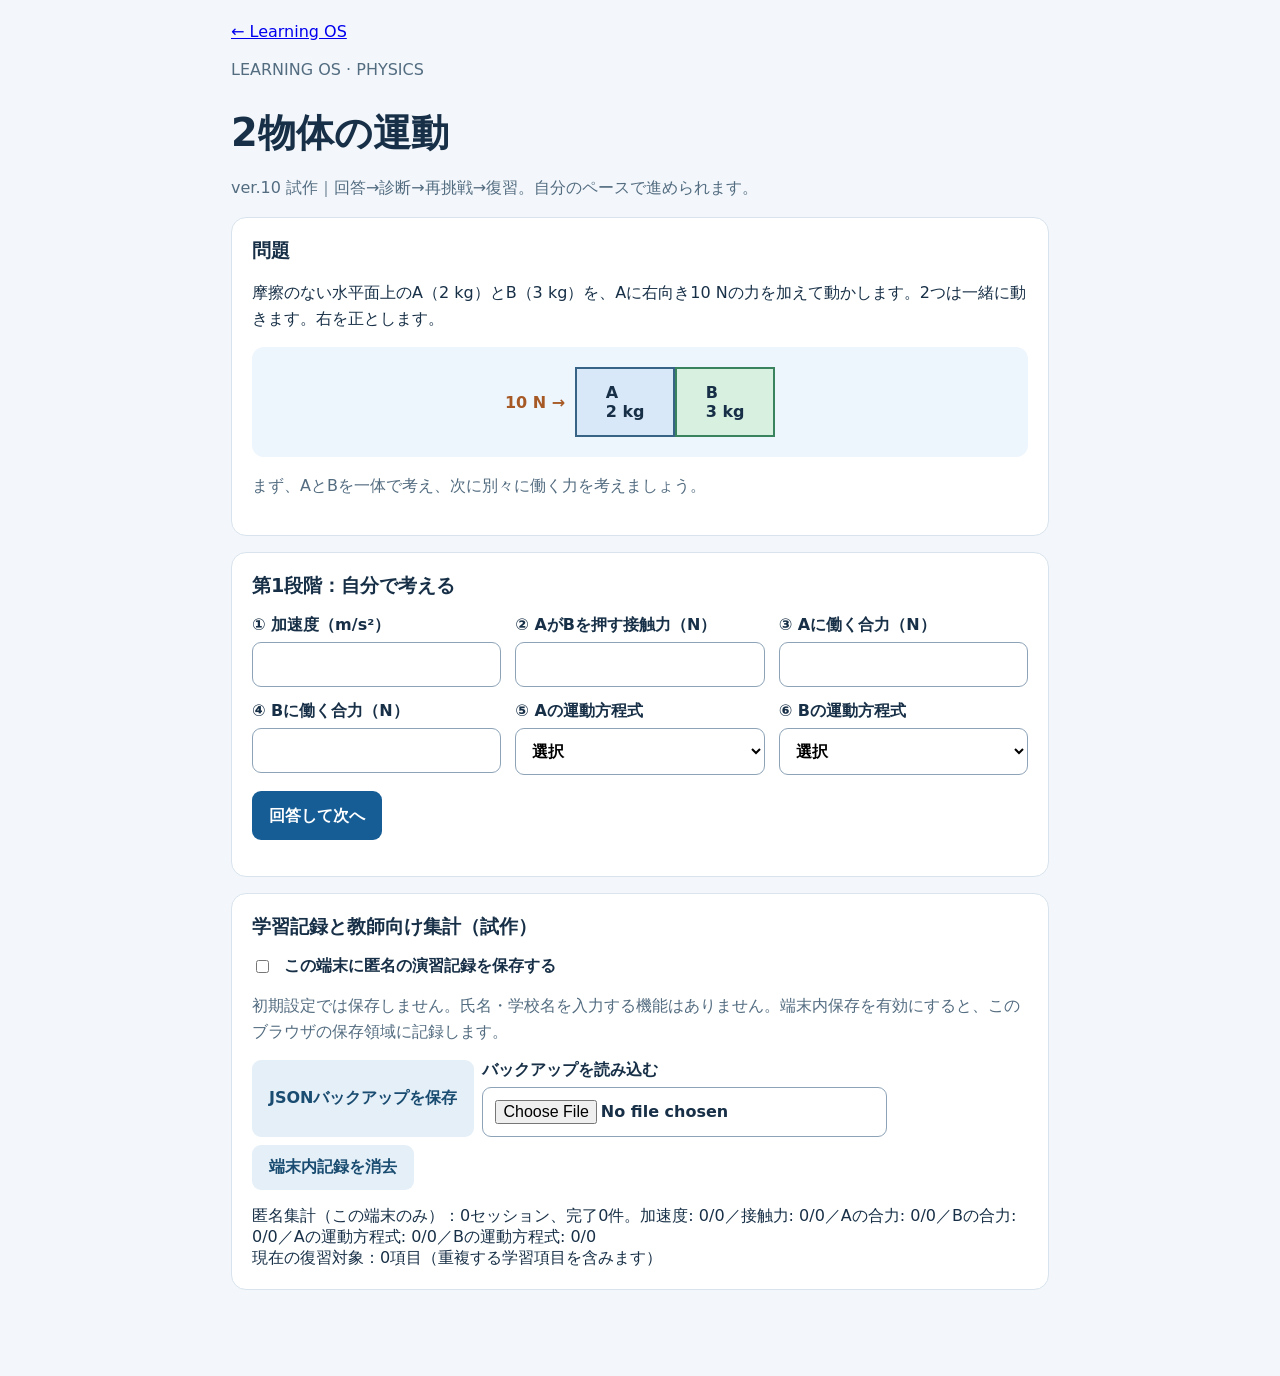
<file: physics-lab-v10.html>
<!doctype html>
<html lang="ja"><head><meta charset="utf-8"><meta name="viewport" content="width=device-width,initial-scale=1">
<title>Learning OS · 物理演習 v10</title>
<style>
:root{font-family:system-ui,-apple-system,sans-serif;color:#183047;background:#f3f7fb;color-scheme:light}
*{box-sizing:border-box}body{margin:0}main{max-width:850px;margin:auto;padding:22px 16px 70px}
h1{font-size:clamp(1.6rem,5vw,2.4rem);margin-bottom:.3rem}h2{font-size:1.2rem;margin-top:0}
p{line-height:1.6}.muted{color:#536c80}.card{background:#fff;border:1px solid #d8e3ed;border-radius:15px;padding:20px;margin:16px 0;box-shadow:0 2px 10px #1234 04}
.row{display:flex;gap:12px;align-items:center;flex-wrap:wrap}.grid{display:grid;grid-template-columns:repeat(auto-fit,minmax(230px,1fr));gap:14px}
label{font-weight:650}input:not([type=checkbox]),select{display:block;width:100%;padding:12px;margin-top:6px;font:inherit;border:1px solid #8da3b7;border-radius:9px;background:white}
button,.download{display:inline-block;border:0;border-radius:9px;background:#165d96;color:white;padding:12px 17px;font:inherit;font-weight:700;cursor:pointer;text-decoration:none}
button.secondary{background:#e5eff8;color:#194c70}.buttonline{display:flex;gap:8px;flex-wrap:wrap;margin:16px 0}
button:focus-visible,input:focus-visible,select:focus-visible{outline:3px solid #f0ac40;outline-offset:2px}
button:disabled{opacity:.5;cursor:not-allowed}.ok{color:#126340}.bad{color:#92302f}.hint{background:#eef5fb;border-left:4px solid #3275aa;padding:12px;border-radius:8px}
.diagram{display:flex;align-items:center;justify-content:center;padding:20px 8px;background:#edf5fd;border-radius:12px}
.block{display:grid;place-items:center;width:100px;height:70px;border:2px solid #376387;background:#d9e8f8;font-weight:700}
.block.b{background:#d8f0e0;border-color:#39845e}.arrow{font-weight:800;color:#a65924;padding-right:10px}
[hidden]{display:none!important}.status{font-weight:700;padding:8px 0}small{color:#526a7d}
</style></head><body><main>
<a href="./index.html">← Learning OS</a>
<header><p class="muted">LEARNING OS · PHYSICS</p><h1>2物体の運動</h1><p class="muted">ver.10 試作｜回答→診断→再挑戦→復習。自分のペースで進められます。</p></header>
<section class="card"><h2>問題</h2><p>摩擦のない水平面上のA（2 kg）とB（3 kg）を、Aに右向き10 Nの力を加えて動かします。2つは一緒に動きます。右を正とします。</p>
<div class="diagram" role="img" aria-label="右向き10ニュートンで押すAがBに接する。Aは2キログラム、Bは3キログラム。"><span class="arrow">10 N →</span><div class="block">A<br>2 kg</div><div class="block b">B<br>3 kg</div></div>
<p class="muted">まず、AとBを一体で考え、次に別々に働く力を考えましょう。</p></section>
<form class="card" id="initialForm"><h2>第1段階：自分で考える</h2>
<div class="grid">
<label>① 加速度（m/s²）<input id="acceleration" inputmode="decimal" autocomplete="off"></label>
<label>② AがBを押す接触力（N）<input id="contact" inputmode="decimal" autocomplete="off"></label>
<label>③ Aに働く合力（N）<input id="netA" inputmode="decimal" autocomplete="off"></label>
<label>④ Bに働く合力（N）<input id="netB" inputmode="decimal" autocomplete="off"></label>
<label>⑤ Aの運動方程式<select id="equationA"><option value="">選択</option><option value="F-C=mA*a">10 − C = 2a</option><option value="F+C=mA*a">10 + C = 2a</option><option value="F=mA*a">10 = 2a</option></select></label>
<label>⑥ Bの運動方程式<select id="equationB"><option value="">選択</option><option value="C=mB*a">C = 3a</option><option value="F-C=mB*a">10 − C = 3a</option><option value="F=mB*a">10 = 3a</option></select></label>
</div><p><button type="submit">回答して次へ</button></p></form>
<section class="card" id="feedbackCard" hidden><h2>第2段階：結果を確認</h2><div id="score" class="status" role="status"></div><div id="feedback"></div></section>
<form class="card" id="retryForm" hidden><h2>第3段階：次の一問</h2><p id="retryPrompt"></p>
<label>あなたの考え<input id="retryAnswer" autocomplete="off" placeholder="短い文や数値で答えましょう"></label>
<div class="buttonline"><button type="submit">再挑戦の回答を記録</button><button type="button" class="secondary" id="hintButton">ヒント</button></div>
<p class="hint" id="hint" hidden></p><small>自由回答は自動で確実に判定できない場合があります。その場合は要確認として扱います。</small></form>
<section class="card" id="complete" hidden><h2>第4段階：振り返りと復習</h2><p id="retryResult"></p><p id="reviewSummary"></p><button id="again" type="button">新しいセッションを始める</button></section>
<section class="card"><h2>学習記録と教師向け集計（試作）</h2>
<label class="row"><input type="checkbox" id="saveConsent"> この端末に匿名の演習記録を保存する</label>
<p class="muted">初期設定では保存しません。氏名・学校名を入力する機能はありません。端末内保存を有効にすると、このブラウザの保存領域に記録します。</p>
<div class="buttonline"><button type="button" class="secondary" id="exportButton">JSONバックアップを保存</button><label class="secondary">バックアップを読み込む<input type="file" id="importFile" accept="application/json"></label><button type="button" class="secondary" id="clearButton">端末内記録を消去</button></div>
<div id="summary" aria-live="polite"></div><div id="due" aria-live="polite"></div>
</section>
</main>
<script src="./engine/learning-engine-v0.1.js"></script>
<script src="./engine/physics-two-blocks-v0.1.js"></script>
<script src="./engine/physics-next-step-v0.1.js"></script>
<script src="./engine/learning-cycle-v10.js"></script>
<script>
(function(){
'use strict';
const KEY='learning-os-physics-v10', CONSENT='learning-os-physics-v10-consent';
const problem=PhysicsTwoBlocks.createProblem(2,3,10);
const fields=LearningCycleV10.FIELDS;
const labels={acceleration:'加速度',contact:'接触力',netA:'Aの合力',netB:'Bの合力',equationA:'Aの運動方程式',equationB:'Bの運動方程式'};
let sessions=[],active=null;
const el=id=>document.getElementById(id), now=()=>new Date().toISOString();
const freshId=()=>typeof crypto!=='undefined'&&crypto.randomUUID?crypto.randomUUID():'session-'+Date.now()+'-'+Math.random().toString(36).slice(2);
const save=()=>{if(el('saveConsent').checked)localStorage.setItem(KEY,LearningCycleV10.exportData(sessions));};
function refresh(){
 const report=LearningCycleV10.teacherSummary(sessions);
 const groups=fields.map(f=>labels[f]+': '+report.fields[f].correct+'/'+report.fields[f].answered);
 el('summary').textContent='匿名集計（この端末のみ）：'+report.sessions+'セッション、完了'+report.completed+'件。'+groups.join('／');
 const due=sessions.flatMap(s=>LearningCycleV10.dueReviews(s,now()));
 el('due').textContent='現在の復習対象：'+due.length+'項目（重複する学習項目を含みます）';
}
function start(){
 active=LearningCycleV10.createSession(freshId(),problem,now());
 el('initialForm').hidden=false;el('initialForm').reset();
 el('feedbackCard').hidden=true;el('retryForm').hidden=true;el('complete').hidden=true;el('hint').hidden=true;
 el('initialForm').scrollIntoView({behavior:'smooth',block:'start'});
}
el('initialForm').addEventListener('submit',e=>{
 e.preventDefault();
 const answers=Object.fromEntries(fields.map(f=>[f,el(f).value]));
 active=LearningCycleV10.submitInitial(active,problem,answers,freshId(),now());
 sessions.push(active);save();refresh();
 el('initialForm').hidden=true;el('feedbackCard').hidden=false;el('retryForm').hidden=false;
 const grade=active.attempts[0].grade;
 el('score').textContent='正解 '+grade.correctCount+' / '+grade.total;
 const out=el('feedback');out.replaceChildren();
 for(const field of fields){
  const result=grade.results[field],p=document.createElement('p');
  p.className=result.score?'ok':'bad';
  p.textContent=labels[field]+'：'+(result.score?'正解':'未正解・要確認');
  out.appendChild(p);
 }
 el('retryPrompt').textContent=active.currentNext.prompt;
 el('hint').textContent=active.currentNext.hint||'新しい数値でも同じ手順で考えます。';
 el('retryAnswer').value='';
 el('retryForm').scrollIntoView({behavior:'smooth',block:'start'});
});
el('hintButton').addEventListener('click',()=>el('hint').hidden=false);
el('retryForm').addEventListener('submit',e=>{
 e.preventDefault();
 active=LearningCycleV10.submitFollowup(active,el('retryAnswer').value,freshId(),now());
 sessions[sessions.length-1]=active;save();refresh();
 el('retryForm').hidden=true;el('complete').hidden=false;
 const attempt=active.attempts[1];
 el('retryResult').textContent=attempt.assessment.correct?'確認できました。':'回答を記録しました。自由回答のため、教師による確認が必要な場合があります。';
 const due=LearningCycleV10.dueReviews(active,now());
 el('reviewSummary').textContent='次回の復習予定は保存済みです。現時点で期限が来ている項目：'+due.length;
 el('complete').scrollIntoView({behavior:'smooth',block:'start'});
});
el('again').addEventListener('click',start);
el('saveConsent').addEventListener('change',()=>{
 localStorage.setItem(CONSENT,el('saveConsent').checked?'yes':'no');
 if(el('saveConsent').checked)save();else localStorage.removeItem(KEY);
 refresh();
});
el('exportButton').addEventListener('click',()=>{
 const blob=new Blob([LearningCycleV10.exportData(sessions)],{type:'application/json'});
 const url=URL.createObjectURL(blob),a=document.createElement('a');a.href=url;a.download='learning-os-physics-v10.json';a.click();
 setTimeout(()=>URL.revokeObjectURL(url),1000);
});
el('importFile').addEventListener('change',async e=>{
 const file=e.target.files[0];if(!file)return;
 try{const loaded=LearningCycleV10.importData(await file.text());
 if(!confirm(loaded.length+'件の記録で現在の一覧を置き換えますか？'))return;
 sessions=loaded;save();refresh();alert('読み込みました。');
 }catch(err){alert('バックアップを読み込めません：'+err.message);}
 e.target.value='';
});
el('clearButton').addEventListener('click',()=>{
 if(!confirm('この端末の演習記録を消去しますか？'))return;
 sessions=[];localStorage.removeItem(KEY);refresh();start();
});
try{
 const consent=localStorage.getItem(CONSENT)==='yes';el('saveConsent').checked=consent;
 if(consent&&localStorage.getItem(KEY))sessions=LearningCycleV10.importData(localStorage.getItem(KEY));
}catch(err){el('summary').textContent='保存記録の読み込みに失敗しました。バックアップを確認してください。';}
refresh();start();
})();
</script></body></html>
</file>
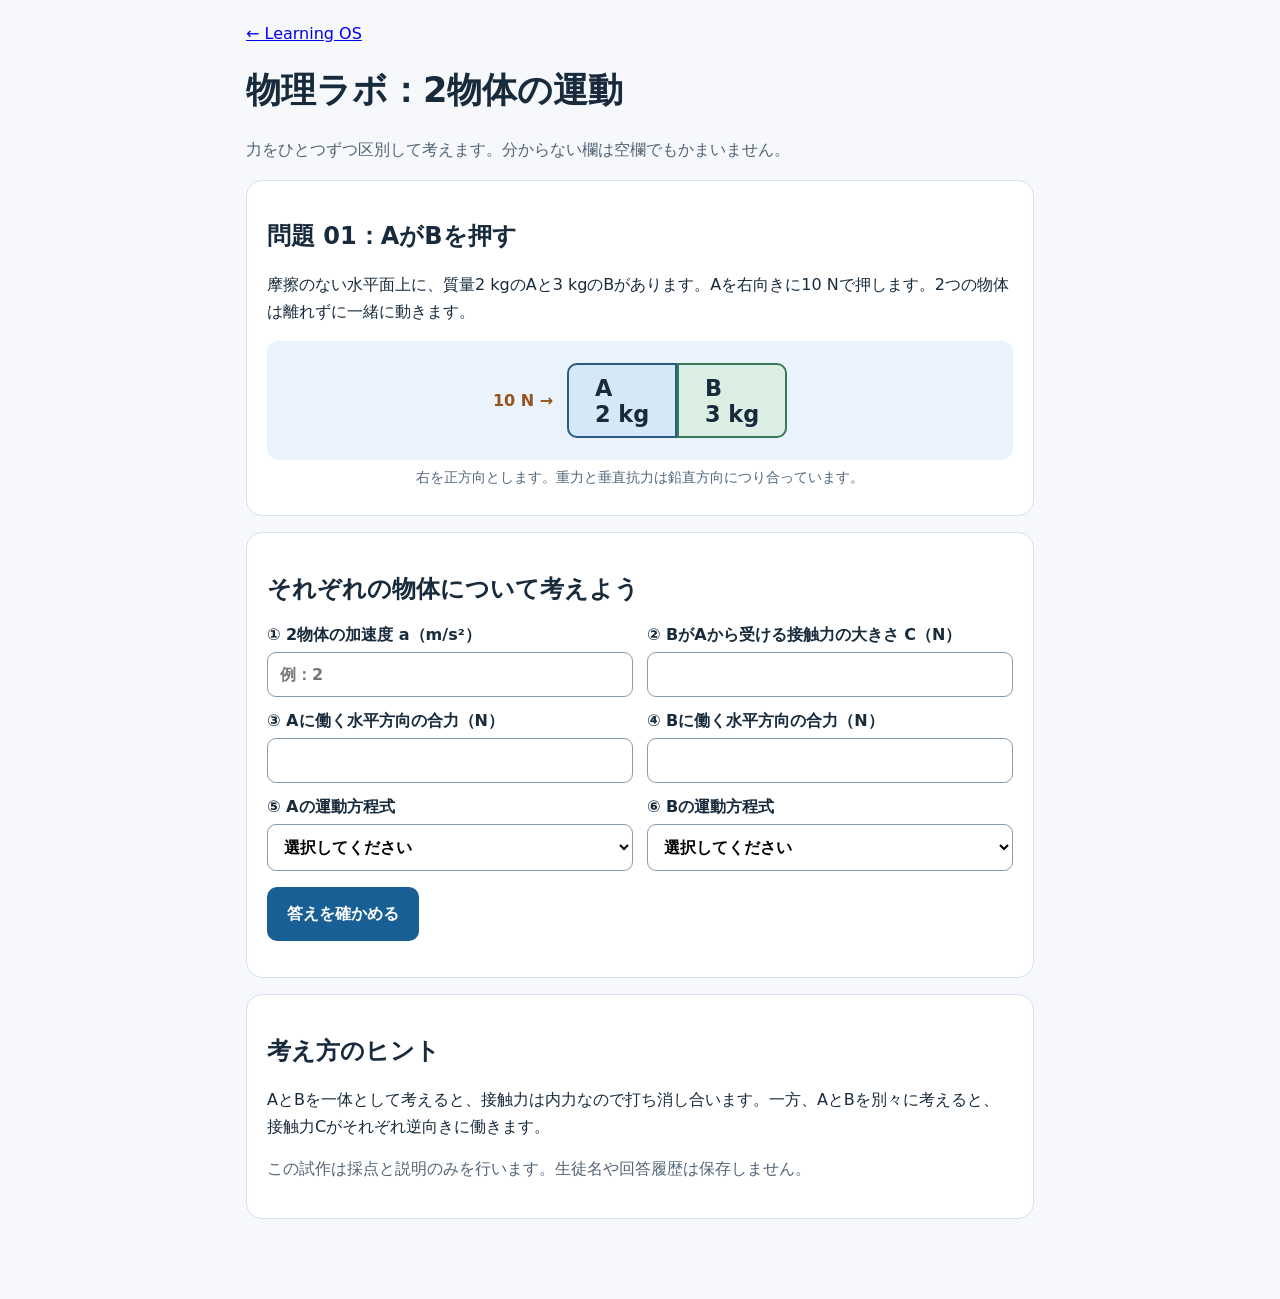
<file: physics-lab.html>
<!doctype html>
<html lang="ja"><head><meta charset="utf-8"><meta name="viewport" content="width=device-width,initial-scale=1">
<title>Learning OS · 2物体の運動</title>
<style>
:root{font-family:system-ui,-apple-system,sans-serif;color:#182b3c;background:#f6f8fb}
*{box-sizing:border-box}body{margin:0}main{max-width:820px;margin:auto;padding:24px 16px 64px}
h1{font-size:clamp(1.5rem,5vw,2.2rem)}p{line-height:1.65}.muted{color:#526476}
.panel{background:#fff;border:1px solid #d7e1ea;border-radius:16px;padding:20px;margin:16px 0}
.diagram{display:flex;align-items:center;justify-content:center;gap:0;padding:22px 8px;background:#eaf2fb;border-radius:12px;overflow:auto}
.block{width:110px;height:75px;display:grid;place-items:center;border:2px solid #285b83;background:#d6e7f7;font-size:1.4rem;font-weight:700}
.a{border-radius:10px 0 0 10px}.b{background:#dcefe5;border-color:#39785b;border-radius:0 10px 10px 0}
.force{padding-right:14px;white-space:nowrap;color:#97531d;font-weight:800}.caption{font-size:.9rem;color:#51677c;text-align:center;margin:8px 0}
.fields{display:grid;grid-template-columns:repeat(auto-fit,minmax(245px,1fr));gap:14px}
label{display:block;font-weight:700}input,select{display:block;width:100%;padding:12px;font:inherit;border:1px solid #879cad;border-radius:9px;margin-top:6px;background:#fff}
button{border:0;border-radius:10px;background:#185f96;color:white;font:inherit;font-weight:700;padding:14px 20px;cursor:pointer}button:focus-visible,input:focus-visible,select:focus-visible{outline:3px solid #ffb44c;outline-offset:2px}
.feedback{font-size:.9rem;min-height:1.4em;margin-top:5px}.ok{color:#17653e}.bad{color:#8d3131}.result{font-weight:700}
</style></head>
<body><main>
<a href="./index.html">← Learning OS</a>
<h1>物理ラボ：2物体の運動</h1>
<p class="muted">力をひとつずつ区別して考えます。分からない欄は空欄でもかまいません。</p>
<section class="panel" aria-labelledby="problemTitle">
<h2 id="problemTitle">問題 01：AがBを押す</h2>
<p>摩擦のない水平面上に、質量2 kgのAと3 kgのBがあります。Aを右向きに10 Nで押します。2つの物体は離れずに一緒に動きます。</p>
<div class="diagram" role="img" aria-label="右向き10ニュートンの力で押す質量2キログラムのAが、質量3キログラムのBに左から接している">
<span class="force">10 N →</span><div class="block a">A<br>2 kg</div><div class="block b">B<br>3 kg</div></div>
<div class="caption">右を正方向とします。重力と垂直抗力は鉛直方向につり合っています。</div>
</section>
<form class="panel" id="physicsForm">
<h2>それぞれの物体について考えよう</h2>
<div class="fields">
<label>① 2物体の加速度 a（m/s²）<input id="acceleration" inputmode="decimal" autocomplete="off" placeholder="例：2"></label>
<label>② BがAから受ける接触力の大きさ C（N）<input id="contact" inputmode="decimal" autocomplete="off"></label>
<label>③ Aに働く水平方向の合力（N）<input id="netA" inputmode="decimal" autocomplete="off"></label>
<label>④ Bに働く水平方向の合力（N）<input id="netB" inputmode="decimal" autocomplete="off"></label>
<label>⑤ Aの運動方程式
<select id="equationA"><option value="">選択してください</option><option value="F-C=mA*a">10 − C = 2a</option><option value="F+C=mA*a">10 + C = 2a</option><option value="F=mA*a">10 = 2a</option></select></label>
<label>⑥ Bの運動方程式
<select id="equationB"><option value="">選択してください</option><option value="C=mB*a">C = 3a</option><option value="F-C=mB*a">10 − C = 3a</option><option value="F=mB*a">10 = 3a</option></select></label>
</div>
<p><button type="submit">答えを確かめる</button></p>
<div class="result" id="score" role="status" aria-live="polite"></div>
<div id="feedback" aria-live="polite"></div><section id="nextStep" class="panel" hidden><h3>次の一問</h3><p id="nextPrompt"></p><button type="button" id="showNextHint">ヒントを見る</button><p id="nextHint" hidden></p><p class="muted" id="nextReason"></p></section>
</form>
<section class="panel"><h2>考え方のヒント</h2><p>AとBを一体として考えると、接触力は内力なので打ち消し合います。一方、AとBを別々に考えると、接触力Cがそれぞれ逆向きに働きます。</p><p class="muted">この試作は採点と説明のみを行います。生徒名や回答履歴は保存しません。</p></section>
</main>
<script src="./engine/learning-engine-v0.1.js"></script>
<script src="./engine/physics-two-blocks-v0.1.js"></script>
<script src="./engine/physics-next-step-v0.1.js"></script>
<script>
(function(){
 'use strict';
 const problem=PhysicsTwoBlocks.createProblem(2,3,10);
 const labels={acceleration:'加速度',contact:'接触力',netA:'Aの合力',netB:'Bの合力',equationA:'Aの運動方程式',equationB:'Bの運動方程式'};
 const answers={acceleration:'2 m/s²',contact:'6 N',netA:'4 N',netB:'6 N',equationA:'10 − C = 2a',equationB:'C = 3a'};
 document.getElementById('physicsForm').addEventListener('submit',function(e){
   e.preventDefault();
   const inputs={};
   for(const key of Object.keys(labels)) inputs[key]=document.getElementById(key).value;
   const graded=PhysicsTwoBlocks.grade(problem,inputs);
   document.getElementById('score').textContent='正解 '+graded.correctCount+' / '+graded.total+' 問';
   const output=document.getElementById('feedback');output.replaceChildren();
   for(const [key,analysis] of Object.entries(graded.results)){
     const line=document.createElement('p');line.className=analysis.score===1?'ok':'bad';
     const comment=analysis.score===1?'正解です。':analysis.verdict==='blank'?'未回答です。':
       analysis.misconceptionCodes.length?'外力10 Nと接触力を区別しましょう。':'もう一度、力の向きを確認しましょう。';
     line.textContent=labels[key]+'：'+comment+(analysis.score===1?'':' 正答：'+answers[key]);
     output.appendChild(line);
   }
   const recommendation=PhysicsNextStep.recommend(graded);
   document.getElementById('nextStep').hidden=false;
   document.getElementById('nextPrompt').textContent=recommendation.prompt;
   document.getElementById('nextHint').hidden=true;
   document.getElementById('nextHint').textContent=recommendation.hint || '正答：'+recommendation.expected;
   document.getElementById('nextReason').textContent=recommendation.kind==='diagnostic'?'まだ判断材料が足りないため、まず力の捉え方を確認します。':recommendation.kind==='transfer'?'全項目に正解しました。数値を変えて応用します。':'もう一度、この考え方を確かめます。';
 });
 document.getElementById('showNextHint').addEventListener('click',function(){document.getElementById('nextHint').hidden=false;});
})();
</script></body></html>
</file>
